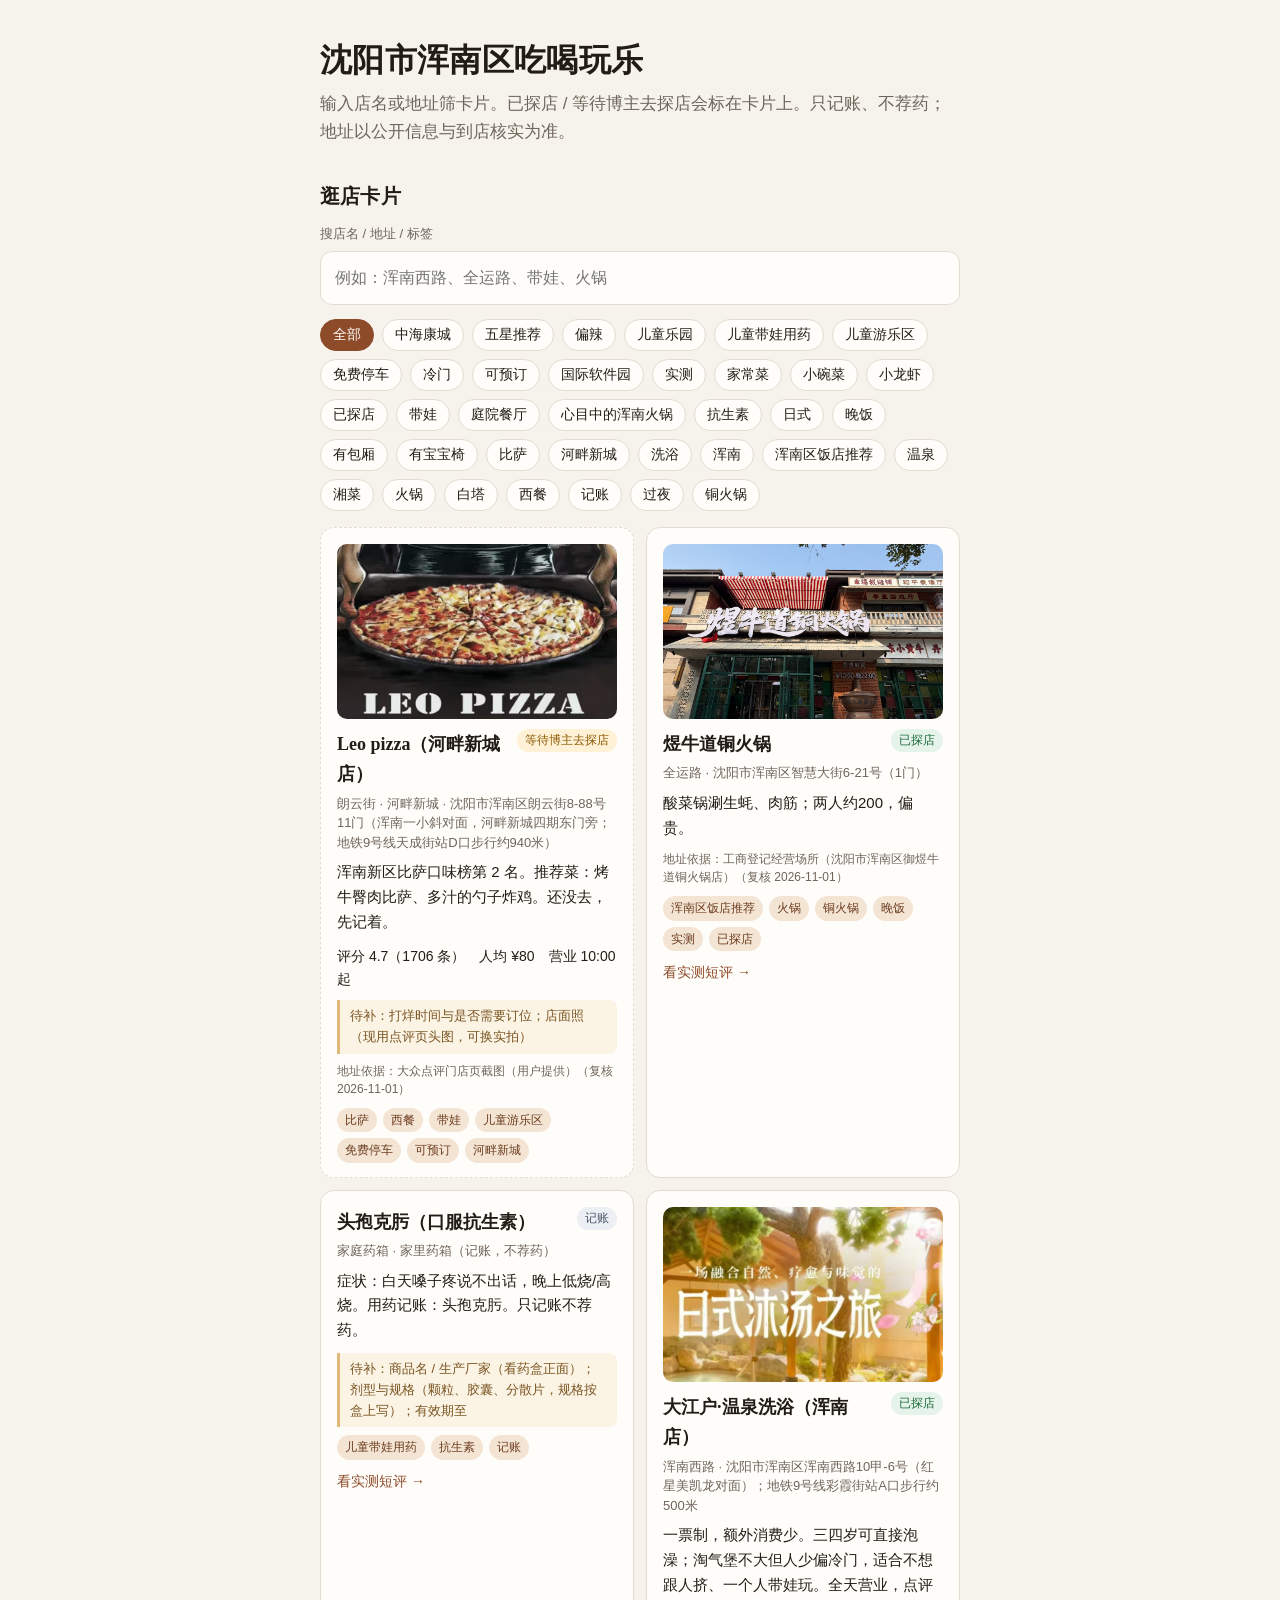
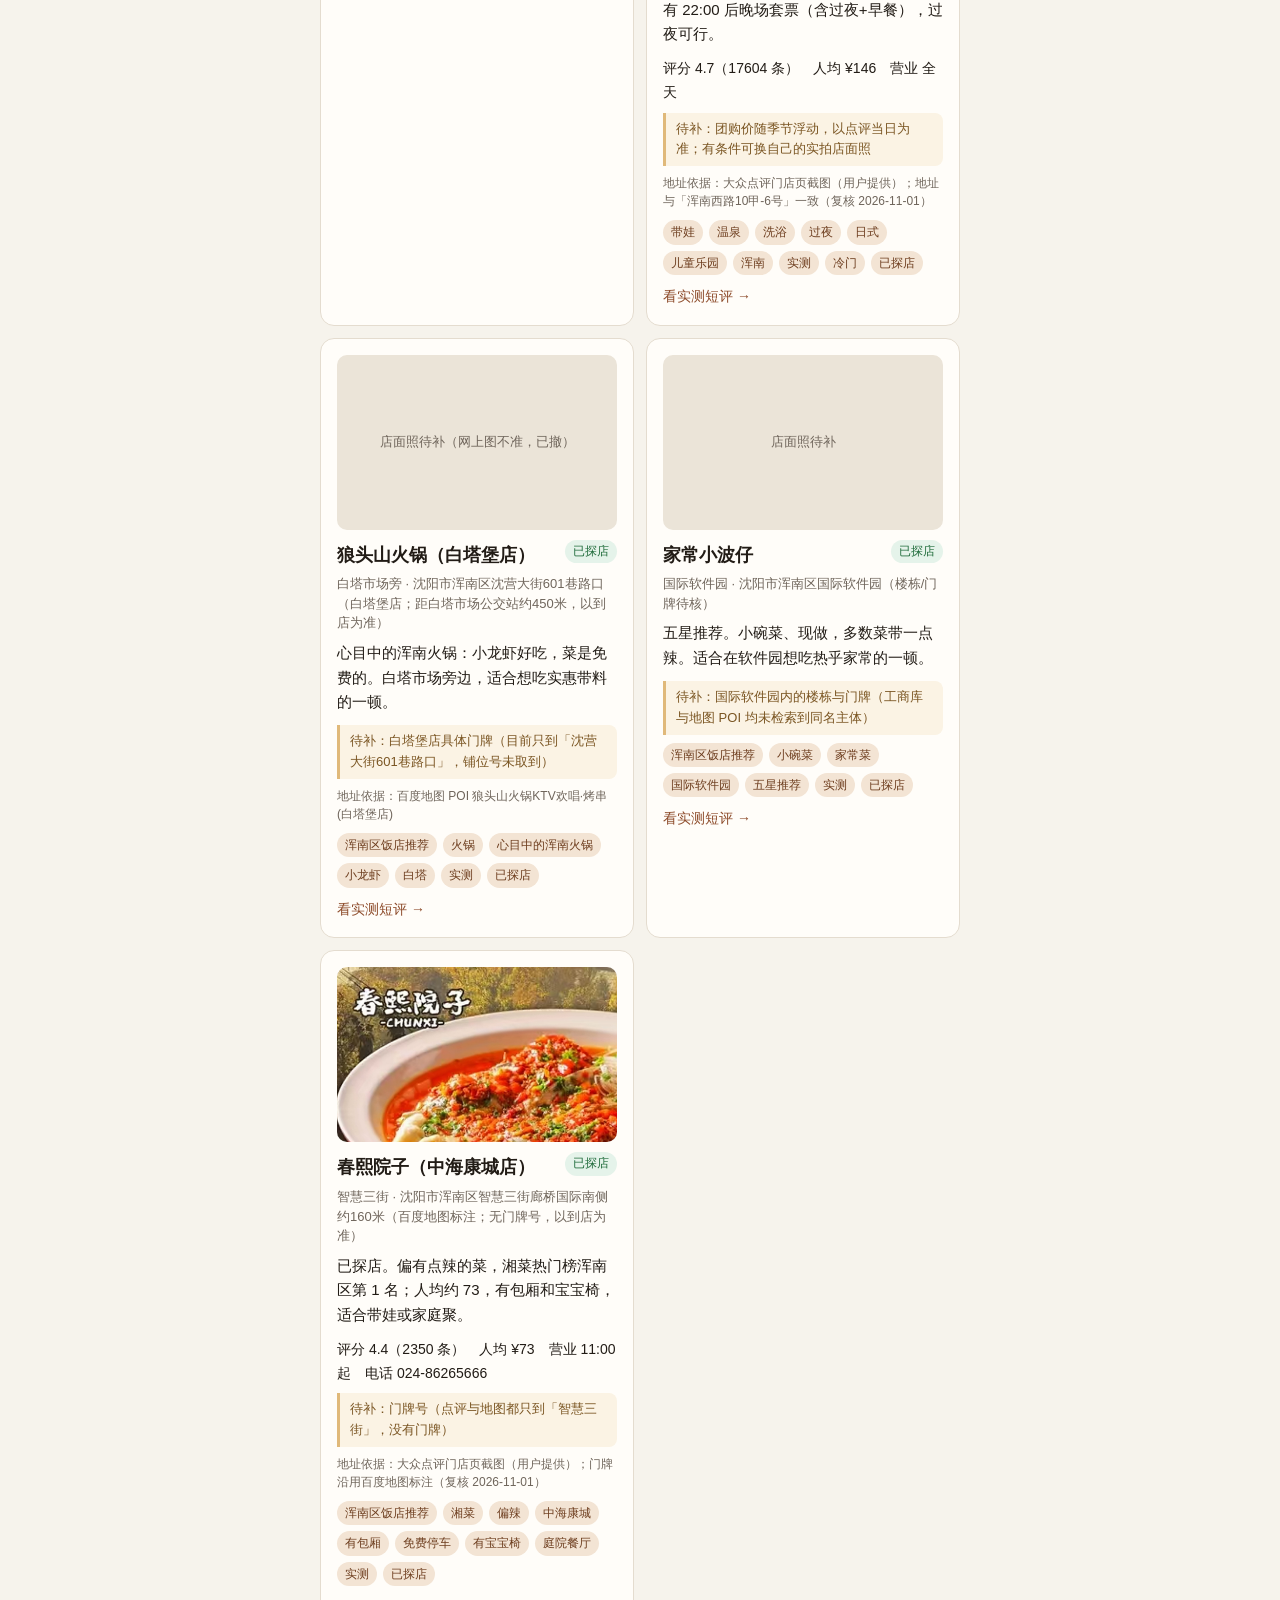
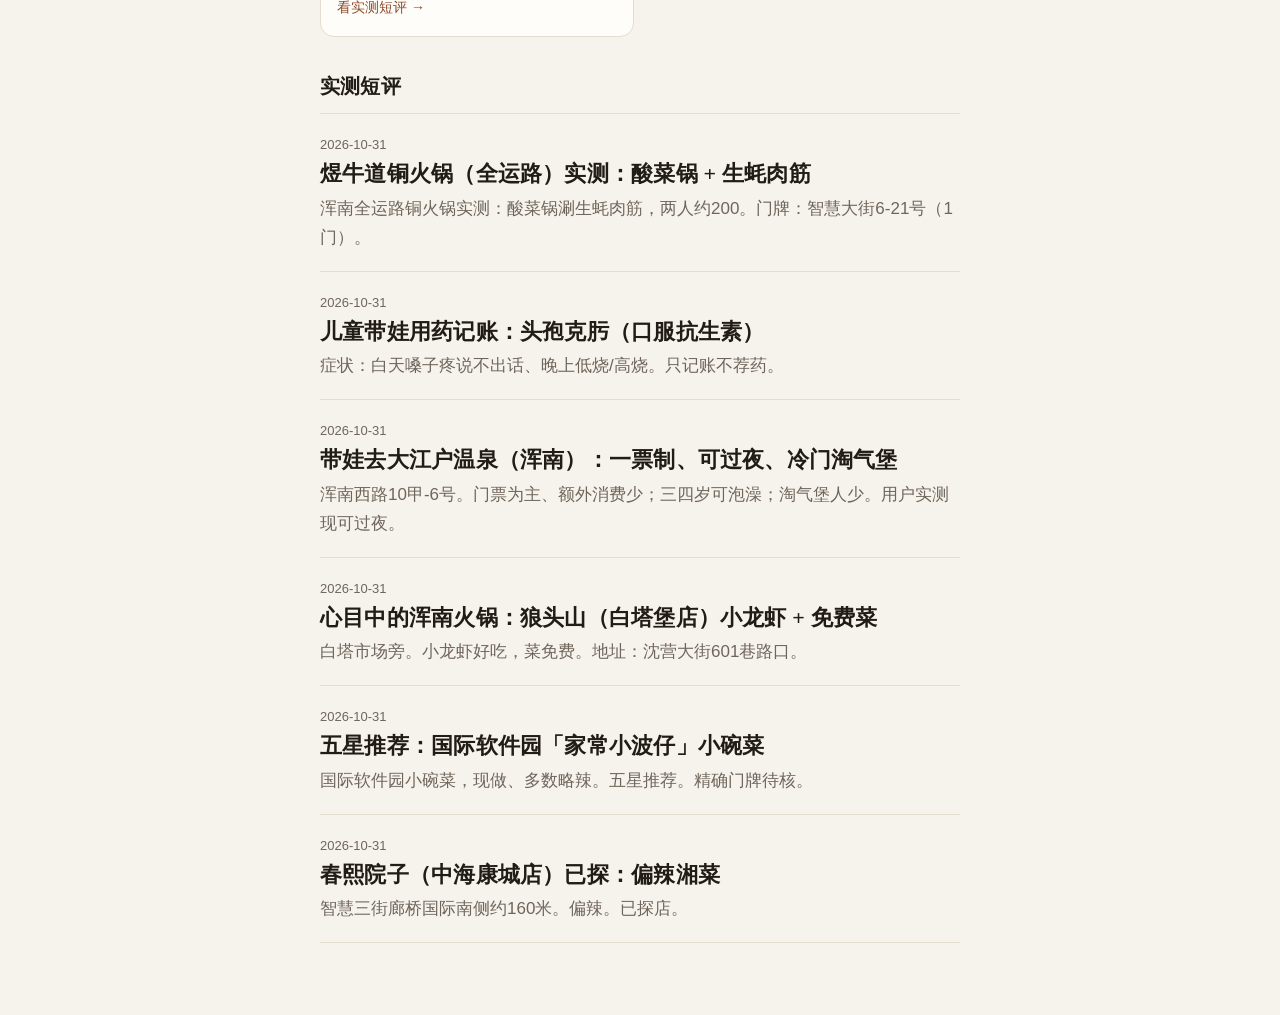
<file: index.html>
<!DOCTYPE html>
<html lang="zh-CN">
<head>
  <meta charset="utf-8">
  <meta name="viewport" content="width=device-width, initial-scale=1">
  <title>沈阳市浑南区吃喝玩乐</title>
  <meta name="description" content="沈阳市浑南区吃喝玩乐：按标签筛选店铺小卡片，也有实测短评。">
  <link rel="stylesheet" href="site.css?v=20261101b">
</head>
<body>
  <main class="wrap home">
    <h1>沈阳市浑南区吃喝玩乐</h1>
    <p class="lede">输入店名或地址筛卡片。已探店标「已探店」，没去过的标「等待博主去探店」。地址以公开信息与到店核实为准。</p>
    <p id="demo-banner" class="demo" hidden>现在这篇是示例。换成你的文章后再发出去。</p>

    <section class="places-section" aria-label="按标签逛店">
      <h2 class="section-title">逛店卡片</h2>
      <label class="search-wrap" for="place-search">
        <span class="search-label">搜店名 / 地址 / 标签</span>
        <input id="place-search" type="search" enterkeyhint="search" autocomplete="off"
          placeholder="例如：浑南西路、全运路、带娃、火锅" />
      </label>
      <div id="tag-bar" class="tag-bar" role="toolbar" aria-label="标签筛选"></div>
      <p id="search-hint" class="search-hint" hidden></p>
      <div id="place-cards" class="card-grid"></div>
    </section>

    <section class="posts-section" aria-label="实测短评">
      <h2 class="section-title">实测短评</h2>
      <div id="list" class="list"></div>
    </section>
  </main>
  <script src="places.js?v=20261101b"></script>
  <script src="posts.js?v=20261101b"></script>
  <script src="ui.js?v=20261101b"></script>
  <script src="list.js?v=20261101b"></script>
</body>
</html>
</file>
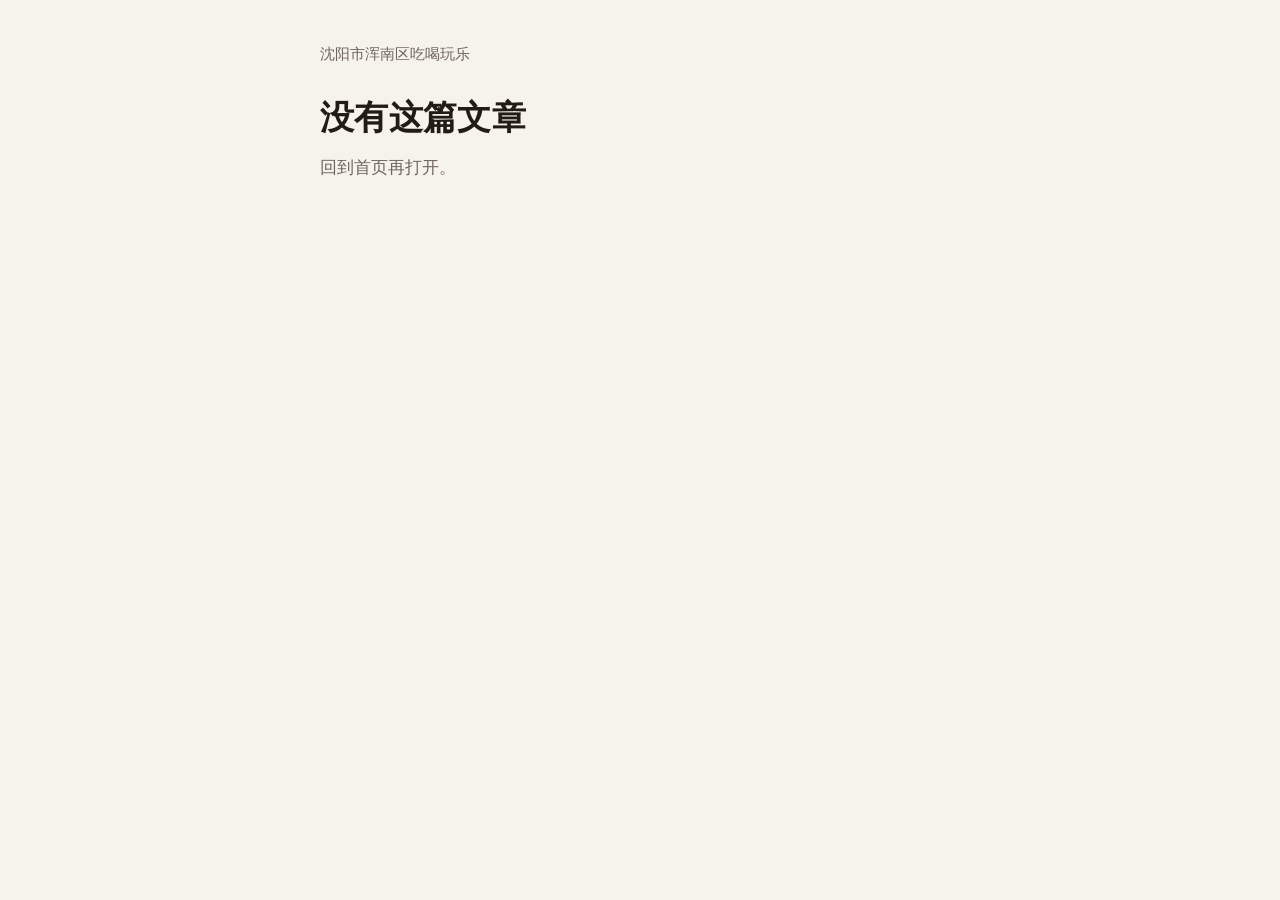
<file: post.html>
<!DOCTYPE html>
<html lang="zh-CN">
<head>
  <meta charset="utf-8">
  <meta name="viewport" content="width=device-width, initial-scale=1">
  <title>沈阳市浑南区吃喝玩乐</title>
  <meta name="description" content="一篇文章，文末可以评论。">
  <link rel="stylesheet" href="site.css?v=20261101b">
</head>
<body>
  <article id="article" class="wrap"></article>
  <script src="posts.js?v=20261101b"></script>
  <script src="comment-config.js?v=20261101b"></script>
  <script src="ui.js?v=20261101b"></script>
  <script src="post.js?v=20261101b"></script>
</body>
</html>
</file>
<file: site.css>
:root {
  --bg: #f6f3ec;
  --ink: #221c16;
  --muted: #6f655b;
  --line: #e4dccf;
  --card: #fffdf9;
  color-scheme: light;
}

* { box-sizing: border-box; }

body {
  margin: 0;
  background: var(--bg);
  color: var(--ink);
  font-family: "PingFang SC", "Hiragino Sans GB", "Noto Sans SC", "Microsoft YaHei", sans-serif;
  font-size: 17px;
  line-height: 1.7;
}

a { color: inherit; }

.wrap {
  width: min(640px, calc(100% - 40px));
  margin: 0 auto;
  padding: 40px 0 72px;
}

h1, h2 {
  font-family: "Songti SC", "Noto Serif SC", "STSong", serif;
  font-weight: 600;
  letter-spacing: 0.01em;
  line-height: 1.3;
}

.home h1 {
  margin: 0;
  font-size: 32px;
}

.lede, time, .item p, .pending, .back {
  color: var(--muted);
}

.lede { margin: 8px 0 0; }

.demo {
  margin: 0 0 18px;
  padding: 10px 12px;
  background: #f3e4d4;
  color: #6d3d1e;
  border-radius: 8px;
  font-size: 15px;
}

.brand {
  display: inline-block;
  margin-bottom: 28px;
  color: var(--muted);
  font-family: "Songti SC", "Noto Serif SC", "STSong", serif;
  font-size: 15px;
  text-decoration: none;
}

.list { margin-top: 32px; }

.item {
  display: block;
  text-decoration: none;
  padding: 20px 0 18px;
  border-top: 1px solid var(--line);
}

.list .item:last-child { border-bottom: 1px solid var(--line); }

.item time, .date {
  display: block;
  font-size: 13px;
}

.item h2 {
  margin: 4px 0 6px;
  font-size: 22px;
}

.item p { margin: 0; }

.item:hover h2 { color: #8d4b2a; }

.item:focus-visible, .brand:focus-visible {
  outline: 2px solid #8d4b2a;
  outline-offset: 3px;
}

article h1 {
  margin: 0;
  font-size: 34px;
}

.date { margin-top: 10px; }

.body { margin-top: 28px; }

.body p {
  margin: 0 0 1.15em;
  font-size: 18px;
  line-height: 1.85;
}

#comments {
  margin-top: 36px;
  padding-top: 8px;
  border-top: 1px solid var(--line);
}

#comments h2 {
  margin: 16px 0 10px;
  font-size: 20px;
}

.pending {
  margin: 0;
  padding: 14px 0 0;
}

@media (max-width: 640px) {
  .wrap { width: min(640px, calc(100% - 32px)); padding-top: 28px; }
  .home h1, article h1 { font-size: 28px; }
  .body p { font-size: 17px; }
}

.section-title {
  margin: 36px 0 14px;
  font-size: 20px;
  font-family: "Songti SC", "Noto Serif SC", "STSong", serif;
}

.tag-bar {
  display: flex;
  flex-wrap: wrap;
  gap: 8px;
  margin-bottom: 16px;
}

.tag-btn {
  appearance: none;
  border: 1px solid var(--line);
  background: var(--card);
  color: var(--ink);
  border-radius: 999px;
  padding: 6px 12px;
  font-size: 14px;
  cursor: pointer;
}

.tag-btn.is-active,
.tag-btn[aria-pressed="true"] {
  background: #8d4b2a;
  border-color: #8d4b2a;
  color: #fffdf9;
}

.tag-btn:focus-visible {
  outline: 2px solid #8d4b2a;
  outline-offset: 2px;
}

.card-grid {
  display: grid;
  grid-template-columns: 1fr;
  gap: 12px;
}

.place-card {
  background: var(--card);
  border: 1px solid var(--line);
  border-radius: 14px;
  padding: 16px 16px 14px;
}

.card-title {
  margin: 0 0 6px;
  font-size: 18px;
  font-family: "Songti SC", "Noto Serif SC", "STSong", serif;
}

.card-meta {
  margin: 0 0 8px;
  color: var(--muted);
  font-size: 13px;
  line-height: 1.5;
}

.card-blurb {
  margin: 0 0 10px;
  font-size: 15px;
  line-height: 1.65;
}

.card-facts {
  margin: 0 0 8px;
  font-size: 14px;
  color: var(--ink);
}

.card-todo {
  margin: 0 0 8px;
  padding: 6px 10px;
  border-left: 3px solid #e0b97a;
  background: #fbf3e4;
  color: #7a5522;
  font-size: 13px;
  line-height: 1.6;
  border-radius: 0 8px 8px 0;
}

.card-src {
  margin: 0 0 10px;
  color: var(--muted);
  font-size: 12px;
  line-height: 1.5;
}

.card-tags {
  display: flex;
  flex-wrap: wrap;
  gap: 6px;
}

.chip {
  display: inline-block;
  padding: 2px 8px;
  border-radius: 999px;
  background: #f3e4d4;
  color: #6d3d1e;
  font-size: 12px;
}

.card-link {
  display: inline-block;
  margin-top: 10px;
  color: #8d4b2a;
  font-size: 14px;
  text-decoration: none;
}

.card-link:hover { text-decoration: underline; }

.posts-section .list { margin-top: 8px; }

@media (min-width: 720px) {
  .card-grid { grid-template-columns: 1fr 1fr; }
}

.search-wrap {
  display: block;
  margin: 12px 0 14px;
}
.search-label {
  display: block;
  margin-bottom: 6px;
  color: var(--muted);
  font-size: 13px;
}
#place-search {
  width: 100%;
  padding: 12px 14px;
  border: 1px solid var(--line);
  border-radius: 12px;
  background: var(--card);
  color: var(--ink);
  font: inherit;
  font-size: 16px;
  outline: none;
}
#place-search:focus {
  border-color: #c4b59a;
  box-shadow: 0 0 0 3px rgba(196, 181, 154, 0.35);
}
.search-hint {
  margin: 0 0 10px;
  color: var(--muted);
  font-size: 13px;
}

.card-img {
  display: block;
  width: calc(100% + 0px);
  aspect-ratio: 16 / 10;
  object-fit: cover;
  border-radius: 10px;
  margin: 0 0 10px;
  background: #ebe4d8;
}
.card-img-ph {
  display: flex;
  align-items: center;
  justify-content: center;
  aspect-ratio: 16 / 10;
  border-radius: 10px;
  margin: 0 0 10px;
  background: #ebe4d8;
  color: var(--muted);
  font-size: 13px;
}

.card-title-row {
  display: flex;
  align-items: flex-start;
  justify-content: space-between;
  gap: 8px;
  margin-bottom: 4px;
}
.card-title-row .card-title {
  margin: 0;
  flex: 1;
}
.visit-badge {
  flex: none;
  padding: 2px 8px;
  border-radius: 999px;
  font-size: 12px;
  line-height: 1.6;
  white-space: nowrap;
}
.visit-badge.is-done {
  background: #e5f3ea;
  color: #1f6b3a;
}
.visit-badge.is-wait {
  background: #fff1d6;
  color: #8a5a00;
}
.visit-badge.is-note {
  background: #eceff4;
  color: #4a5568;
}
.place-card.is-wait {
  border-style: dashed;
}
</file>
